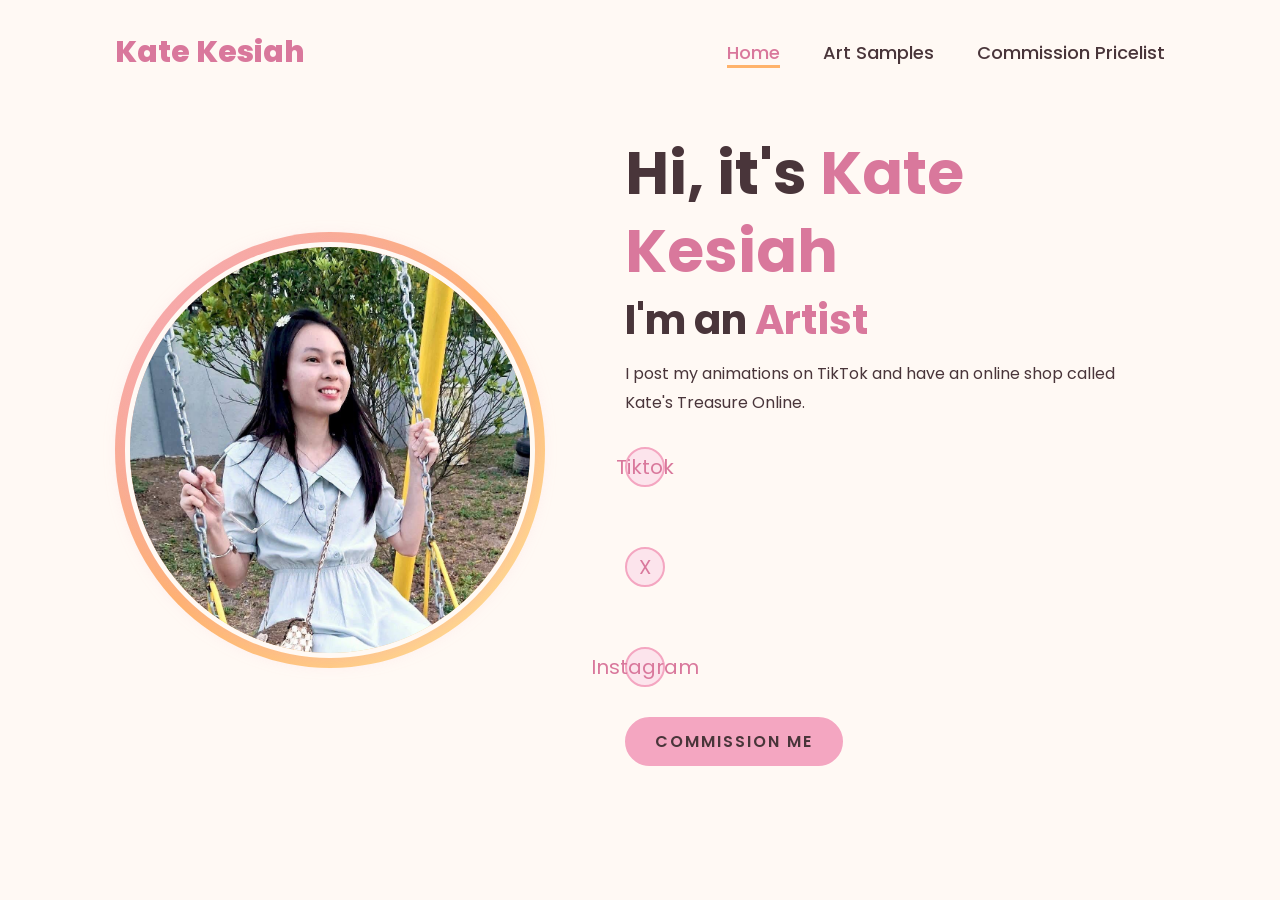
<file: index.html>
<!DOCTYPE html>
<html lang="en">
<head>
    <meta charset="UTF-8">
    <meta name="viewport" content="width=device-width, initial-scale=1.0">

    <link rel="stylesheet" href="https://cdnjs.cloudflare.com/ajax/libs/font-awesome/6.5.2/css/all.min.css">
    <link rel="stylesheet" href="style.css">

    <title>Portfolio Website</title>
</head>

<body>

    <header>
        <a href="#" class="logo">Kate Kesiah</a>

        <nav>
    <a href="index.html" class="active">Home</a>
    <a href="Samples/samples.html">Art Samples</a>
    <a href="Price/Price.html">Commission Pricelist</a>
</nav>

        <i class="fa-solid fa-bars" id="menu-icon"></i>
    </header>

    <section class="home">

        <div class="home-img">
            <img src="main.jpg" alt="Kate's profile picture">
        </div>

        <div class="home-content">

            <h1>Hi, it's <span>Kate Kesiah</span></h1>

            <h3>I'm an <span>Artist</span></h3>

            <p>
                I post my animations on TikTok and have an
                online shop called Kate's Treasure Online.
            </p>

            <div class="social-icons">
                <a href="https://www.tiktok.com/@katekesiah?_r=1&_t=ZS-9BWnSjM0FAj">Tiktok</a> 
                <br>
                <a href="https://x.com/katekesiahh">X</a>
                <br>
                <a href="https://www.instagram.com/katekesiahh?dmpr=bTh3d3p6ZDBnM2E4">Instagram</a>
            </div>

            <a href="#" class="btn">COMMISSION ME</a>

        </div>

    </section>

    <script>
    const menuIcon = document.getElementById('menu-icon');
    const nav = document.querySelector('nav');

    menuIcon.addEventListener('click', () => {
        nav.classList.toggle('active');
        menuIcon.classList.toggle('fa-bars');
        menuIcon.classList.toggle('fa-xmark');
    });
    </script>

</body>
</html>
</file>
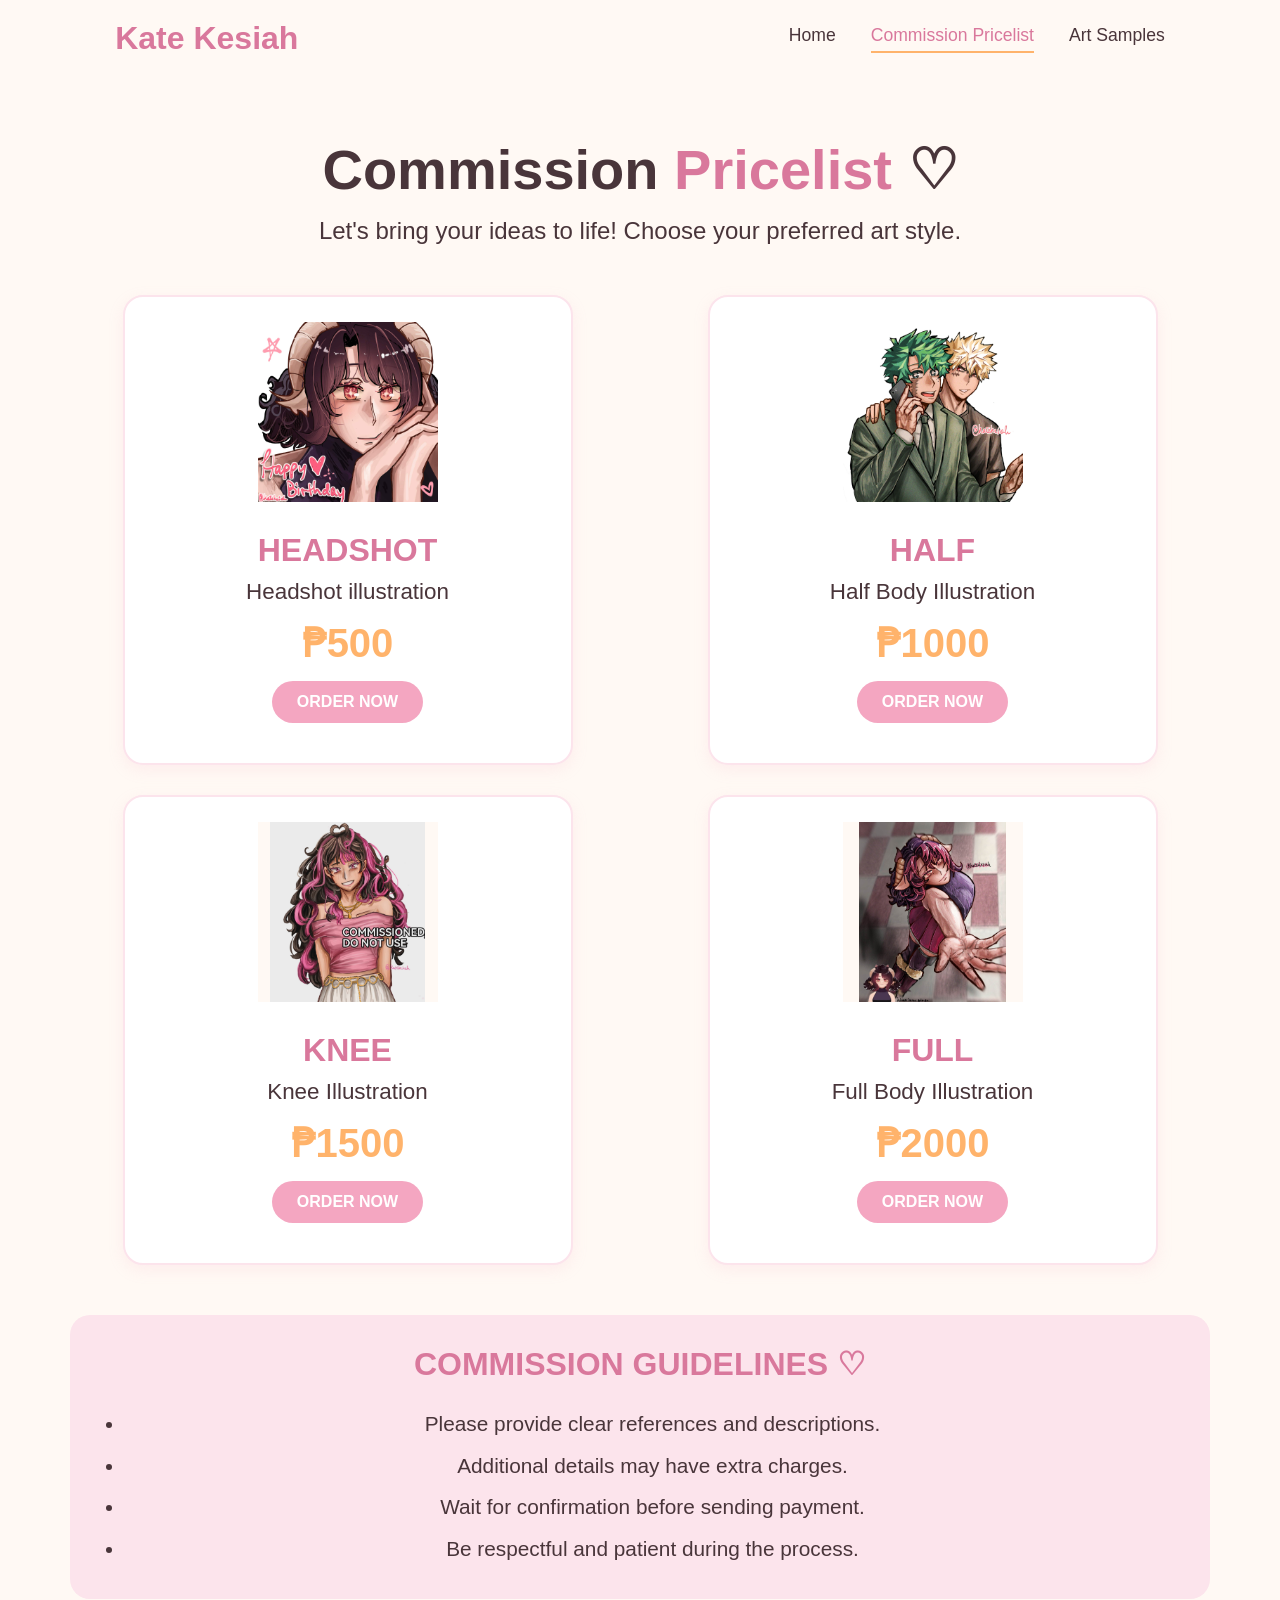
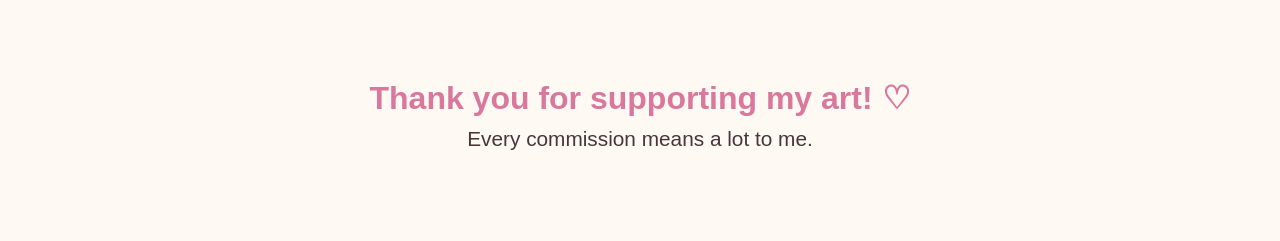
<file: Price/Price.html>
<!DOCTYPE html>
<html lang="en">
<head>
    <meta charset="UTF-8">
    <meta name="viewport" content="width=device-width, initial-scale=1.0">

    <link rel="stylesheet" href="https://cdnjs.cloudflare.com/ajax/libs/font-awesome/6.5.2/css/all.min.css">
    
    <title>Commission Pricelist | Kate Kesiah</title>

<style>
    * {
        margin: 0;
        padding: 0;
        box-sizing: border-box;
        font-family: Arial, sans-serif;
    }

    body.page-body {
        background: #FFF9F4 !important;
        background-image: none !important;
        color: #49353A;
        min-height: 100vh;
    }

    /* HEADER */
    header {
        width: 100%;
        padding: 20px 9%;
        display: flex;
        justify-content: space-between;
        align-items: center;
        background: #FFF9F4;
        position: sticky;
        top: 0;
        z-index: 1000;
    }

    header .logo {
        font-size: 2rem;
        font-weight: bold;
        color: #D9789C;
        text-decoration: none;
    }

    header nav {
        display: flex;
        gap: 35px;
    }

    header nav a {
        color: #49353A;
        text-decoration: none;
        font-size: 1.1rem;
    }

    header nav a:hover,
    header nav a.active {
        color: #D9789C;
        border-bottom: 2px solid #FFB36B;
        padding-bottom: 5px;
    }

    #menu-icon {
        display: none;
        font-size: 2rem;
        color: #D9789C;
        cursor: pointer;
    }

    /* MAIN CONTAINER */
    .commission-page .page-container {
        width: 100%;
        max-width: 1200px;
        margin: auto;
        padding: 60px 30px;
    }

    /* HEADING */
    .commission-page .page-heading {
        text-align: center;
        margin-bottom: 50px;
    }

    .commission-page .page-heading h1 {
        font-size: 3.5rem;
        color: #49353A;
        margin-bottom: 15px;
    }

    .commission-page .page-heading h1 span {
        color: #D9789C;
    }

    .commission-page .page-heading p {
        font-size: 1.5rem;
    }

    /* COMMISSION GRID */
    .commission-page .commission-grid {
        display: grid;
        grid-template-columns: repeat(2, minmax(0, 1fr));
        gap: 30px;
        align-items: start;
    }

    /* PRICE CARDS */
    .commission-page .price-card {
        width: 100%;
        max-width: 450px;
        margin: auto;
        background: white;
        border: 2px solid #FCE4EC;
        border-radius: 20px;
        overflow: hidden;
        text-align: center;
        padding-bottom: 25px;
        box-shadow: 0 5px 15px rgba(244,166,193,0.15);
        transition: 0.3s;
    }

    .commission-page .price-card:hover {
        transform: translateY(-5px);
    }

    .commission-page .price-card img {
        width: 180px !important;
        height: 180px !important;
        max-width: 100% !important;
        object-fit: contain !important;
        display: block !important;
        margin: 25px auto 15px !important;
        padding: 0 !important;
        background: #FFF9F4;
    }

    /* PRICE INFORMATION */
    .commission-page .price-info {
        padding: 15px 20px;
    }

    .commission-page .price-info h2 {
        font-size: 2rem;
        color: #D9789C;
    }

    .commission-page .price-info p {
        font-size: 1.4rem;
        margin: 10px 0;
    }

    .commission-page .price-info h3 {
        font-size: 2.5rem;
        color: #FFB36B;
        margin: 15px 0;
    }

    .commission-page .price-info .btn {
        display: inline-block;
        padding: 12px 25px;
        background: #F4A6C1;
        color: white;
        border-radius: 30px;
        text-decoration: none;
        font-size: 1rem;
        font-weight: bold;
        transition: 0.3s;
    }

    .commission-page .price-info .btn:hover {
        background: #D9789C;
    }

    /* GUIDELINES */
    .commission-page .commission-guidelines {
        margin-top: 50px;
        padding: 30px;
        background: #FCE4EC;
        border-radius: 20px;
    }

    .commission-page .commission-guidelines h2 {
        font-size: 2rem;
        color: #D9789C;
        margin-bottom: 20px;
    }

    .commission-page .commission-guidelines ul {
        padding-left: 25px;
    }

    .commission-page .commission-guidelines li {
        font-size: 1.3rem;
        line-height: 2;
    }

    /* FOOTER */
    .commission-page .gallery-footer {
        margin-top: 50px;
        padding: 30px;
        text-align: center;
    }

    .commission-page .gallery-footer h2 {
        color: #D9789C;
        font-size: 2rem;
        margin-bottom: 10px;
    }

    .commission-page .gallery-footer p {
        font-size: 1.3rem;
    }

    /* TABLET */
    @media (max-width: 995px) {
        .commission-page .commission-grid {
            grid-template-columns: repeat(2, minmax(0, 1fr));
        }

        header {
            padding: 20px 5%;
        }
    }

    /* MOBILE */
    @media (max-width: 768px) {
        #menu-icon {
            display: block;
        }

        header nav {
            display: none;
            position: absolute;
            top: 100%;
            right: 5%;
            width: 220px;
            padding: 20px;
            background: white;
            border-radius: 15px;
            box-shadow: 0 5px 15px rgba(0,0,0,0.1);
            flex-direction: column;
            gap: 20px;
        }

        header nav.active {
            display: flex;
        }

        .commission-page .commission-grid {
            grid-template-columns: 1fr;
        }

        .commission-page .page-heading h1 {
            font-size: 2.5rem;
        }

        .commission-page .price-card img {
            width: 160px !important;
            height: 160px !important;
        }

        .commission-page .page-container {
            padding: 40px 20px;
        }
    }
</style>

</head>

<body class="page-body commission-page">
<center>
    <header>
        <a href="../index.html" class="logo">Kate Kesiah</a>

        <nav>
            <a href="../index.html">Home</a>
            <a href="Price.html" class="active">Commission Pricelist</a>
            <a href="../Samples/samples.html">Art Samples</a>
        </nav>

        <i class="fa-solid fa-bars" id="menu-icon"></i>
    </header>

    <main class="page-container">

        <div class="page-heading">
            <h1>Commission <span>Pricelist</span> ♡</h1>
            <p>Let's bring your ideas to life! Choose your preferred art style.</p>
        </div>

        <div class="commission-grid">

            <div class="price-card">
                <img src="head.jpg" alt="Headshot sample">

                <div class="price-info">
                    <h2>HEADSHOT</h2>
                    <p>Headshot illustration</p>
                    <h3>₱500</h3>
                    <a href="#" class="btn">ORDER NOW</a>
                </div>
            </div>

            <div class="price-card">
                <img src="half.jpg" alt="Half body sample">

                <div class="price-info">
                    <h2>HALF</h2>
                    <p>Half Body Illustration</p>
                    <h3>₱1000</h3>
                    <a href="#" class="btn">ORDER NOW</a>
                </div>
            </div>

            <div class="price-card">
                <img src="knee.jpg" alt="Knee illustration sample">

                <div class="price-info">
                    <h2>KNEE</h2>
                    <p>Knee Illustration</p>
                    <h3>₱1500</h3>
                    <a href="#" class="btn">ORDER NOW</a>
                </div>
            </div>

            <div class="price-card">
                <img src="full.jpg" alt="Full body sample">

                <div class="price-info">
                    <h2>FULL</h2>
                    <p>Full Body Illustration</p>
                    <h3>₱2000</h3>
                    <a href="#" class="btn">ORDER NOW</a>
                </div>
            </div>

        </div>

        <div class="commission-guidelines">

            <h2>COMMISSION GUIDELINES ♡</h2>

            <ul>
                <li>Please provide clear references and descriptions.</li>
                <li>Additional details may have extra charges.</li>
                <li>Wait for confirmation before sending payment.</li>
                <li>Be respectful and patient during the process.</li>
            </ul>

        </div>

        <div class="gallery-footer">
            <h2>Thank you for supporting my art! ♡</h2>
            <p>Every commission means a lot to me.</p>
        </div>

    </main>

    <script>
        const menuIcon = document.getElementById('menu-icon');
        const nav = document.querySelector('nav');

        menuIcon.addEventListener('click', () => {
            nav.classList.toggle('active');
            menuIcon.classList.toggle('fa-bars');
            menuIcon.classList.toggle('fa-xmark');
        });
    </script>
</center>
</body>
</html>
</file>
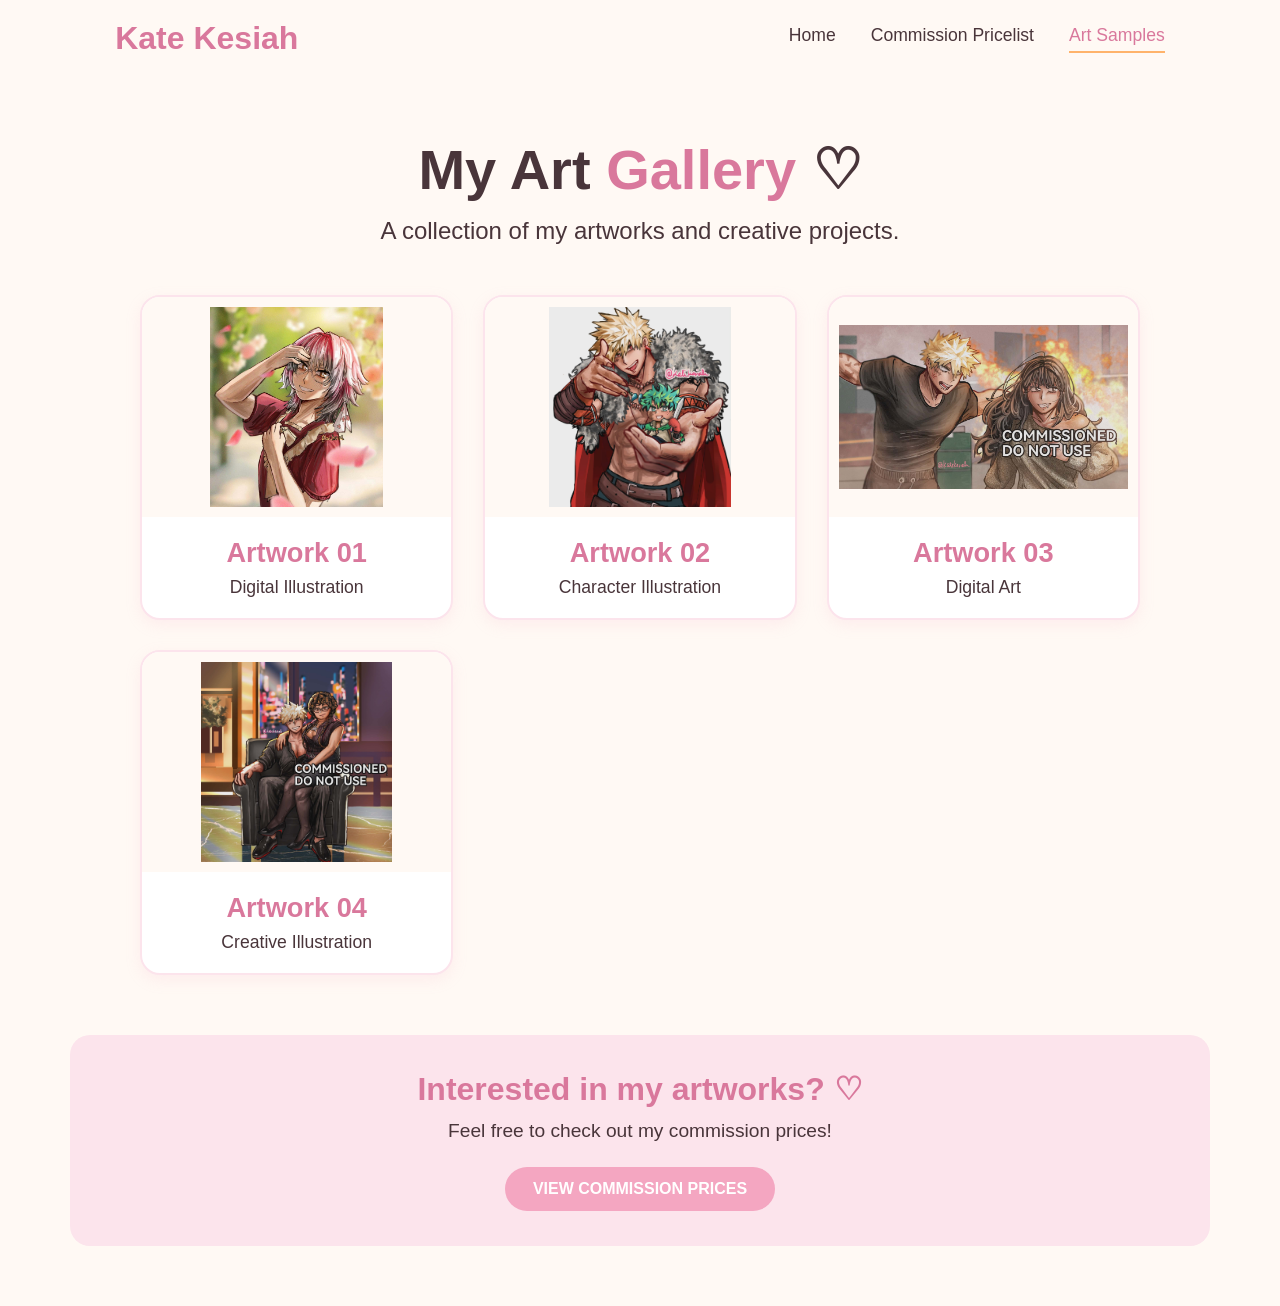
<file: Samples/samples.html>
<!DOCTYPE html>
<html lang="en">
<head>
    <meta charset="UTF-8">
    <meta name="viewport" content="width=device-width, initial-scale=1.0">

    <link rel="stylesheet" href="https://cdnjs.cloudflare.com/ajax/libs/font-awesome/6.5.2/css/all.min.css">

    <title>Art Samples | Kate Kesiah</title>

    <style>
        * {
            margin: 0;
            padding: 0;
            box-sizing: border-box;
            font-family: Arial, sans-serif;
        }

        body {
            background: #FFF9F4;
            color: #49353A;
            min-height: 100vh;
        }

        /* HEADER */
        header {
            width: 100%;
            padding: 20px 9%;
            display: flex;
            justify-content: space-between;
            align-items: center;
            background: #FFF9F4;
            position: sticky;
            top: 0;
            z-index: 1000;
        }

        header .logo {
            font-size: 2rem;
            font-weight: bold;
            color: #D9789C;
            text-decoration: none;
        }

        header nav {
            display: flex;
            gap: 35px;
        }

        header nav a {
            color: #49353A;
            text-decoration: none;
            font-size: 1.1rem;
            transition: 0.3s;
        }

        header nav a:hover,
        header nav a.active {
            color: #D9789C;
            border-bottom: 2px solid #FFB36B;
            padding-bottom: 5px;
        }

        #menu-icon {
            display: none;
            font-size: 2rem;
            color: #D9789C;
            cursor: pointer;
        }

        /* MAIN CONTAINER */
        .page-container {
            width: 100%;
            max-width: 1200px;
            margin: auto;
            padding: 60px 30px;
        }

        /* PAGE HEADING */
        .page-heading {
            text-align: center;
            margin-bottom: 50px;
        }

        .page-heading h1 {
            font-size: 3.5rem;
            color: #49353A;
            margin-bottom: 15px;
        }

        .page-heading h1 span {
            color: #D9789C;
        }

        .page-heading p {
            font-size: 1.5rem;
        }

        /* ART GALLERY */
        .gallery {
            width: 100%;
            max-width: 1000px;
            margin: auto;
            display: grid;
            grid-template-columns: repeat(3, minmax(0, 1fr));
            gap: 30px;
        }

        .art-card {
            width: 100%;
            min-width: 0;
            background: white;
            border: 2px solid #FCE4EC;
            border-radius: 20px;
            overflow: hidden;
            text-align: center;
            box-shadow: 0 5px 15px rgba(244,166,193,0.15);
            transition: 0.3s;
        }

        .art-card:hover {
            transform: translateY(-7px);
        }

        .art-card img {
            width: 100%;
            height: 220px;
            object-fit: contain;
            display: block;
            padding: 10px;
            background: #FFF9F4;
        }

        .art-info {
            padding: 20px;
        }

        .art-info h3 {
            font-size: 1.7rem;
            color: #D9789C;
            margin-bottom: 8px;
        }

        .art-info p {
            font-size: 1.1rem;
            color: #49353A;
        }

        /* GALLERY FOOTER */
        .gallery-footer {
            margin-top: 60px;
            padding: 35px 20px;
            background: #FCE4EC;
            border-radius: 20px;
            text-align: center;
        }

        .gallery-footer h2 {
            font-size: 2rem;
            color: #D9789C;
            margin-bottom: 12px;
        }

        .gallery-footer p {
            font-size: 1.2rem;
            margin-bottom: 25px;
        }

        .gallery-footer .btn {
            display: inline-block;
            padding: 13px 28px;
            background: #F4A6C1;
            color: white;
            text-decoration: none;
            border-radius: 30px;
            font-size: 1rem;
            font-weight: bold;
            transition: 0.3s;
        }

        .gallery-footer .btn:hover {
            background: #D9789C;
        }

        /* TABLET */
        @media (max-width: 995px) {
            header {
                padding: 20px 5%;
            }

            .gallery {
                grid-template-columns: repeat(2, minmax(0, 1fr));
            }
        }

        /* MOBILE */
        @media (max-width: 768px) {
            #menu-icon {
                display: block;
            }

            header nav {
                display: none;
                position: absolute;
                top: 100%;
                right: 5%;
                width: 220px;
                padding: 20px;
                background: white;
                border-radius: 15px;
                box-shadow: 0 5px 15px rgba(0,0,0,0.1);
                flex-direction: column;
                gap: 20px;
            }

            header nav.active {
                display: flex;
            }

            .page-container {
                padding: 40px 20px;
            }

            .page-heading h1 {
                font-size: 2.5rem;
            }

            .page-heading p {
                font-size: 1.1rem;
            }

            .gallery {
                grid-template-columns: 1fr;
                max-width: 400px;
            }

            .art-card img {
                height: 220px;
            }

            .gallery-footer h2 {
                font-size: 1.6rem;
            }
        }
    </style>
</head>

<body>

    <!-- HEADER -->
    <header>

        <a href="../index.html" class="logo">Kate Kesiah</a>

        <nav id="navbar">
            <a href="../index.html">Home</a>
            <a href="../Price/Price.html">Commission Pricelist</a>
            <a href="samples.html" class="active">Art Samples</a>
        </nav>

        <i class="fa-solid fa-bars" id="menu-icon"></i>

    </header>

    <!-- MAIN CONTENT -->
    <main class="page-container">
<center>
        <!-- PAGE HEADING -->
        <div class="page-heading">

            <h1>My Art <span>Gallery</span> ♡</h1>

            <p>A collection of my artworks and creative projects.</p>

        </div>

        <!-- ART GALLERY -->
        <div class="gallery">

            <div class="art-card">

                <img src="sample1.jpg" alt="Artwork 1">

                <div class="art-info">
                    <h3>Artwork 01</h3>
                    <p>Digital Illustration</p>
                </div>

            </div>

            <div class="art-card">

                <img src="sample2.jpg" alt="Artwork 2">

                <div class="art-info">
                    <h3>Artwork 02</h3>
                    <p>Character Illustration</p>
                </div>

            </div>

            <div class="art-card">

                <img src="sample3.jpg" alt="Artwork 3">

                <div class="art-info">
                    <h3>Artwork 03</h3>
                    <p>Digital Art</p>
                </div>

            </div>

            <div class="art-card">

                <img src="sample4.jpg" alt="Artwork 4">

                <div class="art-info">
                    <h3>Artwork 04</h3>
                    <p>Creative Illustration</p>
                </div>

            </div>

        </div>

        <!-- GALLERY FOOTER -->
        <div class="gallery-footer">

            <h2>Interested in my artworks? ♡</h2>

            <p>Feel free to check out my commission prices!</p>

            <a href="../Price/Price.html" class="btn">
                VIEW COMMISSION PRICES
            </a>

        </div>

    </main>

    <!-- JAVASCRIPT -->
    <script>

        const menuIcon = document.getElementById('menu-icon');
        const nav = document.getElementById('navbar');

        menuIcon.addEventListener('click', () => {

            nav.classList.toggle('active');

            menuIcon.classList.toggle('fa-bars');
            menuIcon.classList.toggle('fa-xmark');

        });

    </script>
</center>
</body>
</html>
</file>
<file: style.css>
@import url('https://fonts.googleapis.com/css2?family=Poppins:wght@100;200;300;400;500;600&display=swap');

/* COLOR PALETTE */
:root {
    --pink: #F4A6C1;
    --light-pink: #FCE4EC;
    --white: #FFF9F4;
    --orange: #FFB36B;
    --yellow: #FFE69A;
    --text: #49353A;
    --dark-pink: #D9789C;
}

* {
    margin: 0;
    padding: 0;
    box-sizing: border-box;
    text-decoration: none;
    border: none;
    outline: none;
    font-family: 'Poppins', sans-serif;
}

html {
    font-size: 62.5%;
    scroll-behavior: smooth;
}

body {
    width: 100%;
    min-height: 100vh;
    overflow-x: hidden;
    background-color: var(--white);
    color: var(--text);
}

/* HEADER */

header {
    margin-top: 20px;
    position: fixed;
    top: 0;
    left: 0;
    width: 100%;
    padding: 1rem 9%;
    background-color: transparent;
    display: flex;
    justify-content: space-between;
    align-items: center;
    z-index: 100;
}

.logo {
    font-size: 3rem;
    color: var(--dark-pink);
    font-weight: 800;
    cursor: pointer;
    transition: 0.5s ease;
}

.logo:hover {
    transform: scale(1.1);
}

/* NAVIGATION */

nav a {
    font-size: 1.8rem;
    color: var(--text);
    margin-left: 4rem;
    font-weight: 500;
    transition: 0.3s ease;
    border-bottom: 3px solid transparent;
}

nav a:hover,
nav a.active {
    color: var(--dark-pink);
    border-bottom: 3px solid var(--orange);
}

/* MENU ICON */


/* MENU ICON */

#menu-icon {
    font-size: 3rem;
    color: var(--dark-pink);
    cursor: pointer;
    display: none;
}

/* RESPONSIVE NAVIGATION */

@media (max-width: 1100px) {

    #menu-icon {
        display: block;
    }

    nav {
        position: absolute;
        display: none;
        top: 100%;
        right: 9%;
        width: 280px;
        border: 2px solid var(--pink);
        border-radius: 1.5rem;
        padding: 1rem 2rem;
        background-color: var(--light-pink);
    }

    nav.active {
        display: block;
    }

    nav a {
        display: block;
        font-size: 1.8rem;
        margin: 2rem 0;
        color: var(--text);
    }

    nav a:hover,
    nav a.active {
        color: var(--dark-pink);
        border-bottom: 2px solid var(--orange);
    }
}

/* HOME SECTION */

section {
    min-height: 100vh;
    padding: 5rem 9%;
}

.home {
    display: flex;
    justify-content: center;
    align-items: center;
    gap: 8rem;
    background-color: var(--white);
}

.home-content h1 {
    font-size: 6rem;
    font-weight: 700;
    line-height: 1.3;
}

span {
    color: var(--dark-pink);
}

.home-content h3 {
    font-size: 4rem;
    margin-bottom: 1rem;
    font-weight: 700;
}

.home-content p {
    font-size: 1.6rem;
    line-height: 1.8;
    color: var(--text);
}

/* PROFILE IMAGE */

.home-img {
    border-radius: 50%;
    padding: 1rem;
    background: linear-gradient(
        135deg,
        var(--pink),
        var(--orange),
        var(--yellow)
    );
}

.home-img img {
    position: relative;
    display: block;
    width: 32vw;
    border-radius: 50%;
    border: 5px solid var(--white);
    box-shadow: 0 0 20px rgba(244, 166, 193, 0.4);
    cursor: pointer;
    transition: 0.3s ease;
}

.home-img img:hover {
    transform: scale(1.03);
}

/* SOCIAL ICONS */

.social-icons a {
    display: inline-flex;
    justify-content: center;
    align-items: center;
    width: 4rem;
    height: 4rem;
    background-color: var(--light-pink);
    border: 0.2rem solid var(--pink);
    font-size: 2rem;
    border-radius: 50%;
    margin: 3rem 1.5rem 3rem 0;
    transition: 0.3s ease;
    color: var(--dark-pink);
}

.social-icons a:hover {
    color: var(--white);
    transform: scale(1.3) translateY(-5px);
    background-color: var(--orange);
    border-color: var(--orange);
    box-shadow: 0 0 20px rgba(255, 179, 107, 0.5);
}

/* COMMISSION BUTTON */

.btn {
    display: inline-block;
    padding: 1rem 2.8rem;
    background-color: var(--pink);
    border-radius: 4rem;
    font-size: 1.6rem;
    color: var(--text);
    letter-spacing: 0.2rem;
    font-weight: 600;
    border: 2px solid var(--pink);
    transition: 0.3s ease;
    cursor: pointer;
}

.btn:hover {
    transform: scale(1.03);
    background-color: var(--orange);
    border-color: var(--orange);
    color: var(--text);
    box-shadow: 0 0 20px rgba(255, 179, 107, 0.5);
}

/* RESPONSIVE DESIGN */

@media (max-width: 1000px) {
    .home {
        gap: 4rem;
    }
}

@media (max-width: 995px) {

    #menu-icon {
        display: block;
    }

    nav {
        position: absolute;
        display: none;
        top: 100%;
        right: 0;
        width: 40%;
        border-left: 3px solid var(--pink);
        border-bottom: 3px solid var(--orange);
        border-bottom-left-radius: 2rem;
        padding: 1rem;
        background-color: var(--light-pink);
    }

    nav.active {
        display: block;
    }

    nav a {
        display: block;
        font-size: 2rem;
        margin: 3rem 0;
    }

    nav a:hover,
    nav a.active {
        padding: 1rem;
        border-radius: 0.5rem;
        border-bottom: 0.5rem solid var(--orange);
    }

    .home {
        flex-direction: column;
        margin: 5rem 4rem;
        text-align: center;
    }

    .home-content h1 {
        font-size: 5rem;
    }

    .home-content h3 {
        font-size: 2.5rem;
    }

    .home-img img {
        width: 70vw;
        margin-top: 1rem;
    }
}
</file>
